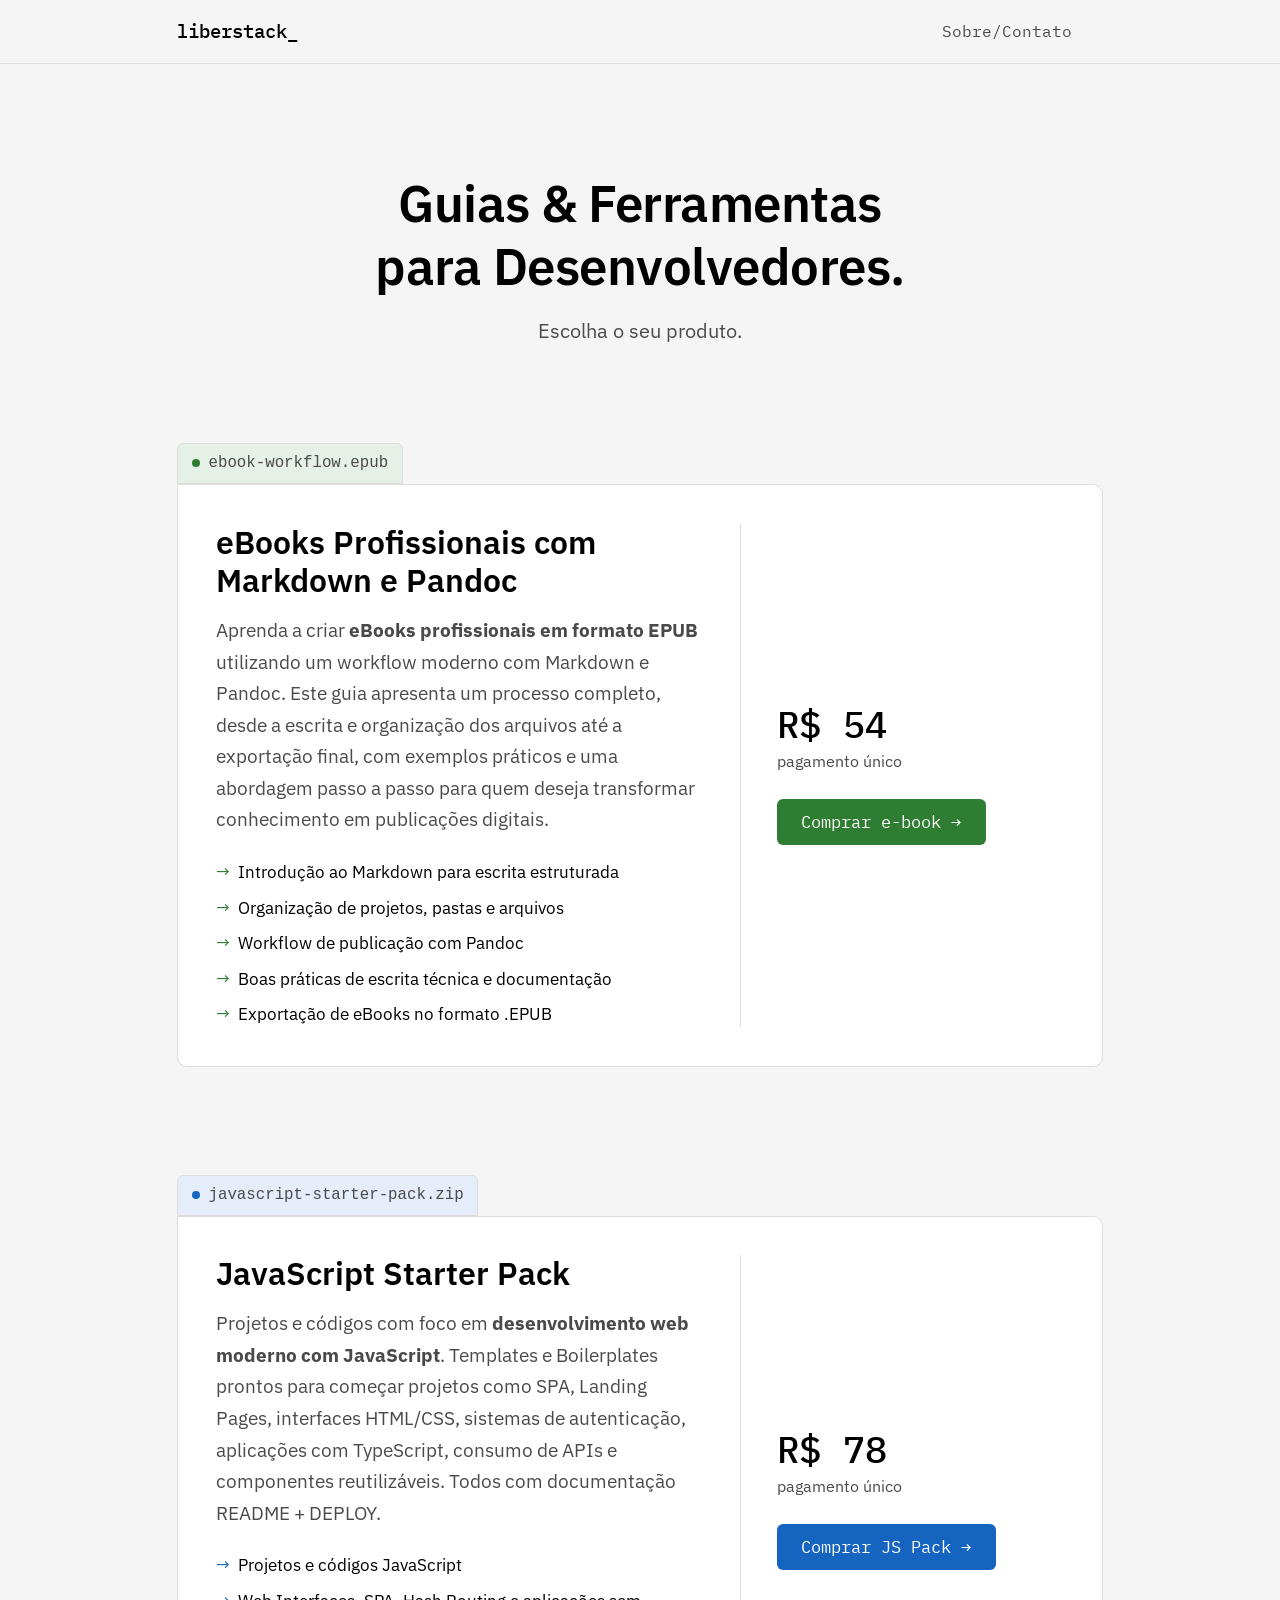
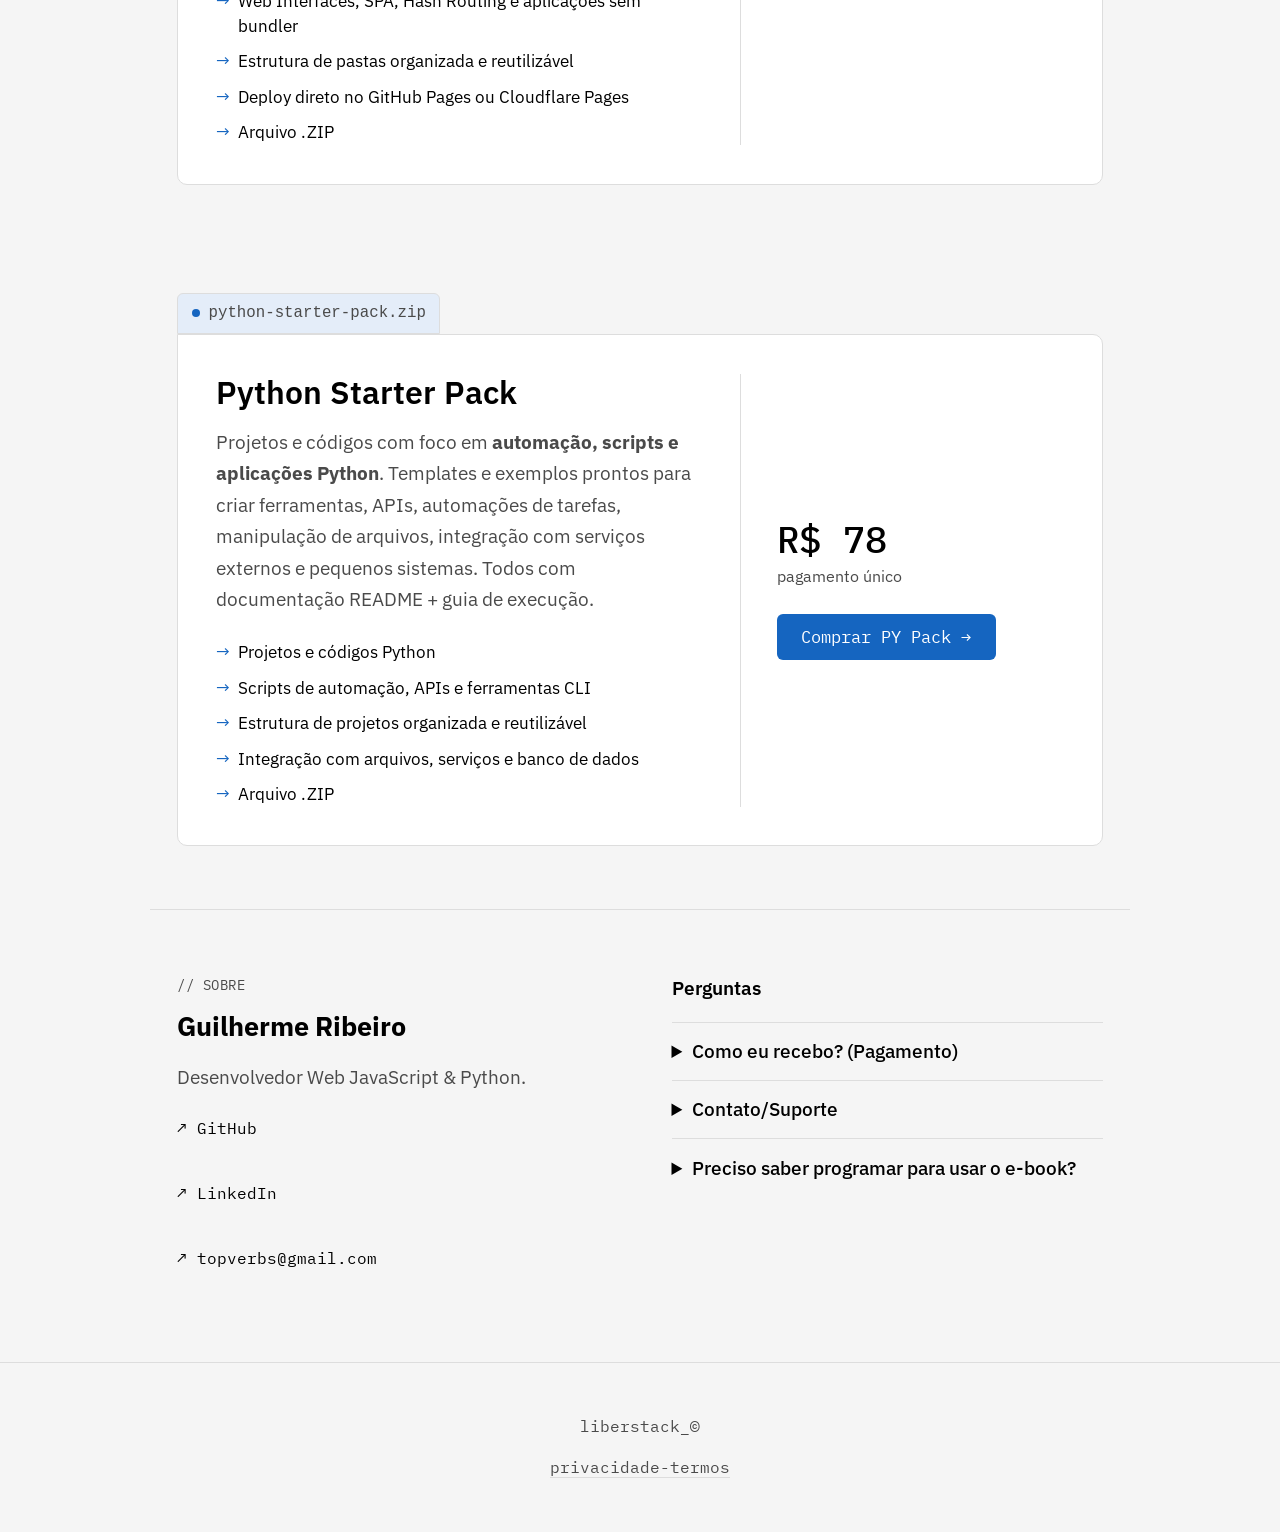
<file: index.html>
<!DOCTYPE html>
<html lang="pt-BR">

<head>
  <meta charset="UTF-8">
  <meta name="viewport" content="width=device-width, initial-scale=1.0">
  <title>Liberstack — Product Hub</title>
  <meta name="description"
    content="Ferramentas simples para quem escreve código sem framework. E-book Markdown Workflow e Boilerplate JavaScript Vanilla.">
  <link rel="icon" href="data:,">
  <link rel="preconnect" href="https://fonts.googleapis.com">
  <link rel="preconnect" href="https://fonts.gstatic.com" crossorigin>
  <link
    href="https://fonts.googleapis.com/css2?family=IBM+Plex+Sans:wght@400;500;600&family=IBM+Plex+Mono:wght@400;500&display=swap"
    rel="stylesheet">
  <link rel="stylesheet" href="style.css">
</head>

<body>

  <header class="topbar">
    <nav class="nav" aria-label="Navegação principal">
      <a href="#top" class="brand">liberstack<span class="cursor">_</span></a>
      <button class="nav-toggle" id="navToggle" aria-expanded="false" aria-controls="navLinks">
        <span></span><span></span><span></span>
      </button>
      <ul class="nav-links" id="navLinks">
        <li><a href="#markdown" data-nav></a></li>
        <li><a href="#boilerplate" data-nav></a></li>
        <li><a href="#sobre" data-nav>Sobre/Contato</a></li>
        <li><a href="https://github.com/liberstack" target="_blank" rel="noopener"></a></li>
      </ul>
    </nav>
  </header>

  <main id="top">

    <section class="hero">
      <p class="eyebrow"></p>
      <h1>Guias & Ferramentas<br>para Desenvolvedores.</h1>
      <p class="hero-sub">Escolha o seu produto.</p>
    </section>

    <!-- PRODUTO 01 — MARKDOWN -->
    <section class="product" id="markdown" style="--accent: var(--green); --accent-soft: var(--green-soft);">
      <div class="file-tab">
        <span class="dot"></span>
        <code>ebook-workflow.epub</code>
      </div>
      <div class="product-grid">
        <div class="product-copy">
          <h2>eBooks Profissionais com Markdown e Pandoc</h2>

          <p>Aprenda a criar <strong>eBooks profissionais em formato EPUB</strong> utilizando um workflow moderno
            com Markdown e Pandoc. Este guia apresenta um processo completo, desde a escrita e organização dos
            arquivos até a exportação final, com exemplos práticos e uma abordagem passo a passo para quem deseja
            transformar conhecimento em publicações digitais.</p>

          <ul class="features">
            <li>Introdução ao Markdown para escrita estruturada</li>
            <li>Organização de projetos, pastas e arquivos</li>
            <li>Workflow de publicação com Pandoc</li>
            <li>Boas práticas de escrita técnica e documentação</li>
            <li>Exportação de eBooks no formato .EPUB</li>
          </ul>
        </div>
        <div class="product-buy">
          <span class="price">R$ 54</span>
          <span class="price-note">pagamento único</span>
          <a href="https://t.me/liberstack" class="cta cta-green">Comprar e-book →</a>
        </div>
      </div>
    </section>

    <!-- DIVISÓRIA 
    <div class="divider" role="separator" aria-hidden="true">
      <span class="divider-line"></span>
      <button class="divider-cmd" id="cmdCopy" title="copiar comando">
        <code>liberstack</code>
      </button>
      <span class="divider-line"></span>
    </div> -->

    <!-- PRODUTO 02 — JAVASCRIPT -->
    <section class="product" id="boilerplate" style="--accent: var(--blue); --accent-soft: var(--blue-soft);">
      <div class="file-tab">
        <span class="dot"></span>
        <code>javascript-starter-pack.zip</code>
      </div>
      <div class="product-grid">
        <div class="product-copy">
          <h2>JavaScript Starter Pack</h2>
          <p>Projetos e códigos com foco em <strong>desenvolvimento web moderno com JavaScript</strong>. Templates e
            Boilerplates prontos para começar projetos como SPA, Landing Pages, interfaces HTML/CSS, sistemas de
            autenticação,
            aplicações com TypeScript, consumo de APIs e componentes reutilizáveis. Todos com documentação README +
            DEPLOY.</p>

          <ul class="features">
            <li>Projetos e códigos JavaScript</li>
            <li>Web Interfaces, SPA, Hash Routing e aplicações sem bundler</li>
            <li>Estrutura de pastas organizada e reutilizável</li>
            <li>Deploy direto no GitHub Pages ou Cloudflare Pages</li>
            <li>Arquivo .ZIP</li>
          </ul>
        </div>
        <div class="product-buy">
          <span class="price">R$ 78</span>
          <span class="price-note">pagamento único</span>
          <a href="https://t.me/liberstack" class="cta cta-blue">Comprar JS Pack →</a>
        </div>
      </div>
    </section>

    <!-- DIVISÓRIA 
    <div class="divider" role="separator" aria-hidden="true">
      <span class="divider-line"></span>
      <button class="divider-cmd" id="cmdCopy" title="copiar comando">
        <code>liberstack</code>
      </button>
      <span class="divider-line"></span>
    </div> -->

    <!-- PRODUTO 03 — PYTHON -->
    <section class="product" id="boilerplate" style="--accent: var(--blue); --accent-soft: var(--blue-soft);">
      <div class="file-tab">
        <span class="dot"></span>
        <code>python-starter-pack.zip</code>
      </div>
      <div class="product-grid">
        <div class="product-copy">
          <h2>Python Starter Pack</h2>
          <p>Projetos e códigos com foco em <strong>automação, scripts e aplicações Python</strong>. Templates e
            exemplos prontos para criar ferramentas, APIs, automações de tarefas, manipulação de arquivos, integração
            com serviços externos e pequenos sistemas. Todos com documentação README + guia de execução.</p>

          <ul class="features">
            <li>Projetos e códigos Python</li>
            <li>Scripts de automação, APIs e ferramentas CLI</li>
            <li>Estrutura de projetos organizada e reutilizável</li>
            <li>Integração com arquivos, serviços e banco de dados</li>
            <li>Arquivo .ZIP</li>
          </ul>
        </div>
        <div class="product-buy">
          <span class="price">R$ 78</span>
          <span class="price-note">pagamento único</span>
          <a href="https://t.me/liberstack" class="cta cta-blue">Comprar PY Pack →</a>
        </div>
      </div>
    </section>

    <section class="about" id="sobre">
      <div class="about-grid">
        <div>
          <p class="eyebrow">// sobre</p>
          <h2>Guilherme Ribeiro</h2>
          <p>Desenvolvedor Web JavaScript & Python.</p>
          <div class="links">
            <a href="https://github.com/liberstack" target="_blank" rel="noopener">↗ GitHub</a><br>
            <a href="https://linkedin.com/in/gribeirodev" target="_blank" rel="noopener">↗ LinkedIn</a><br>
            <a href="mailto:topverbs@gmail.com">↗ topverbs@gmail.com</a>
          </div>
        </div>
        <div class="faq">
          <h3>Perguntas</h3>
          <details>
            <summary>Como eu recebo? (Pagamento)</summary>
            <p>Pagamento via Pix ou Transferência. Envio direto do arquivo via e-mail ou link para download.</p>
          </details>
          <details>
            <summary>Contato/Suporte</summary>
            <p>Contato e Suporte direto via grupo do Telegram: @liberstack</p>
          </details>
          <details>
            <summary>Preciso saber programar para usar o e-book?</summary>
            <p>Não. O eBook Workflow é voltado para criadores de conteúdo, escritores, pessoas que escrevem documentação
              técnica, e também para leigos na programação.</p>
          </details>
        </div>
      </div>
    </section>

  </main>

  <footer class="footer">
    <p>liberstack<span class="cursor">_</span>&copy;</p>
    <p><a href="./privacidade-termos.html">privacidade-termos</a></p>
  </footer>

  <script src="script.js"></script>
</body>

</html>
</file>
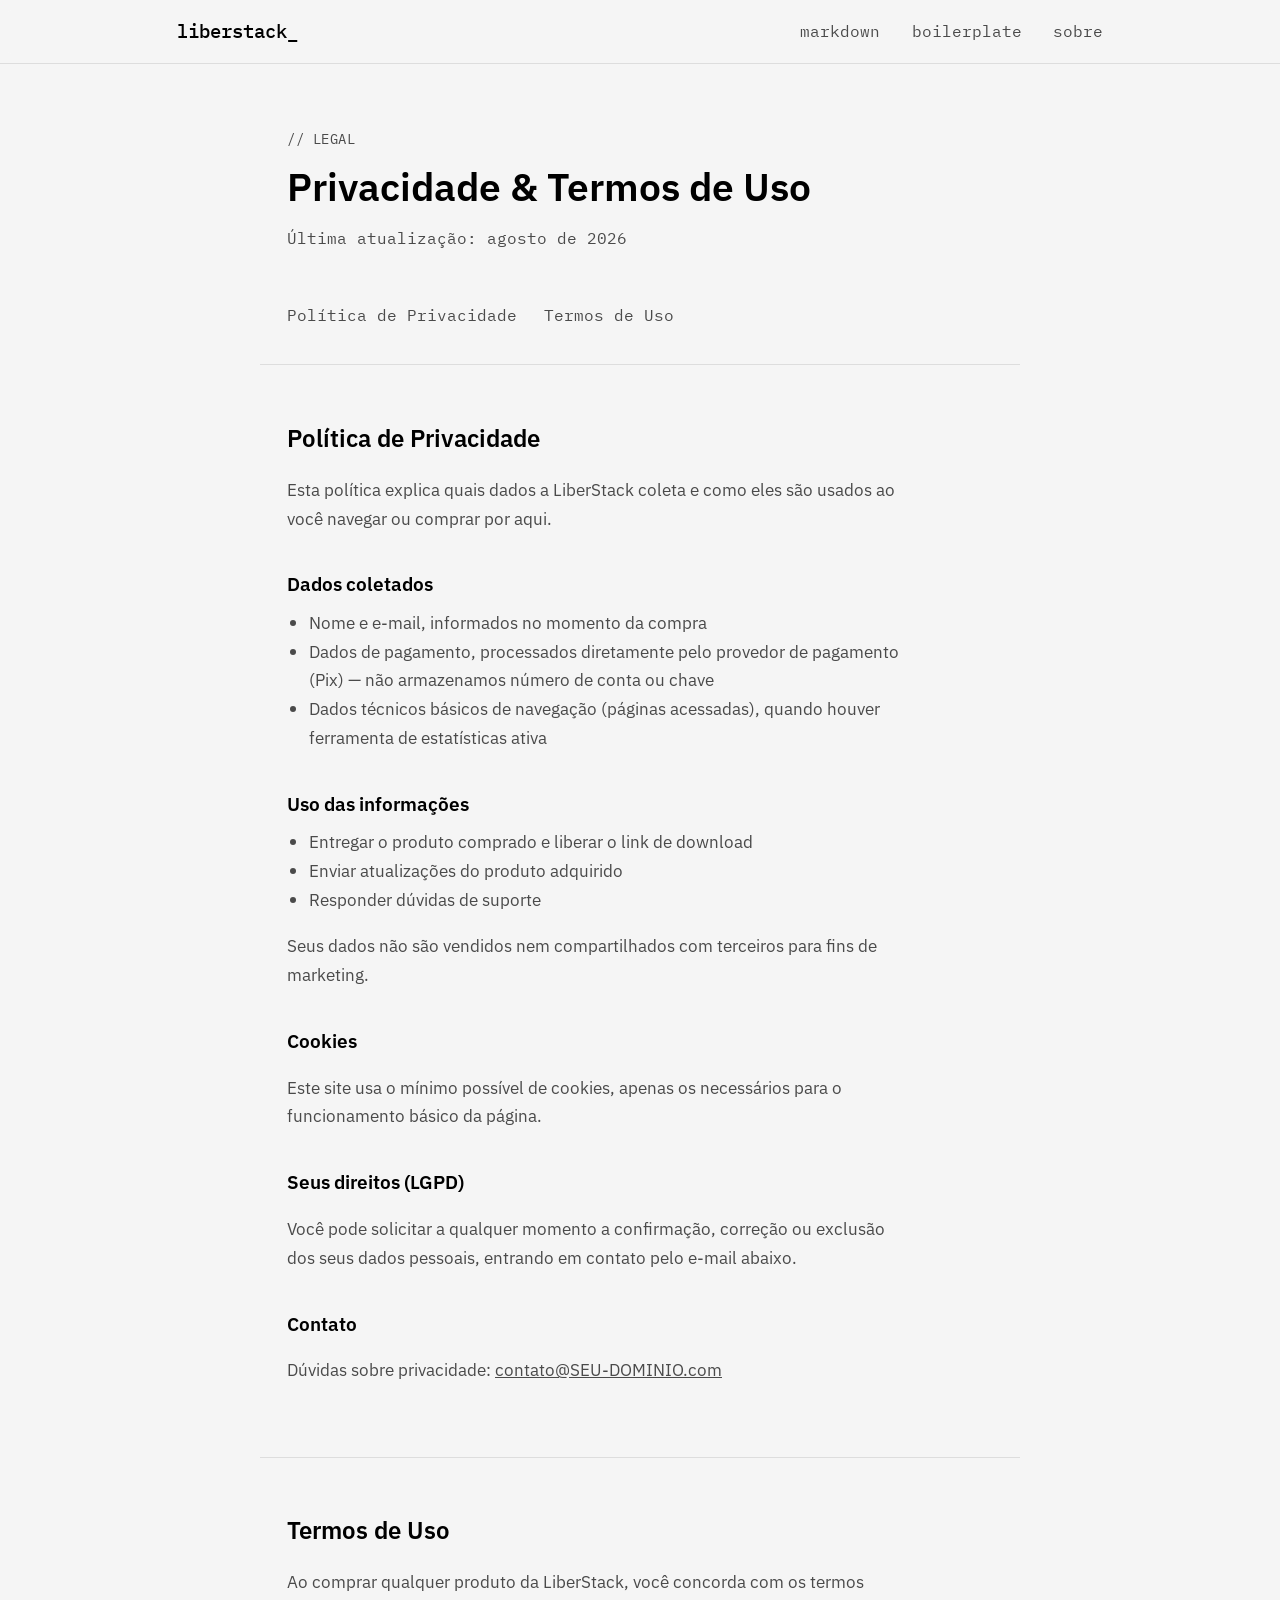
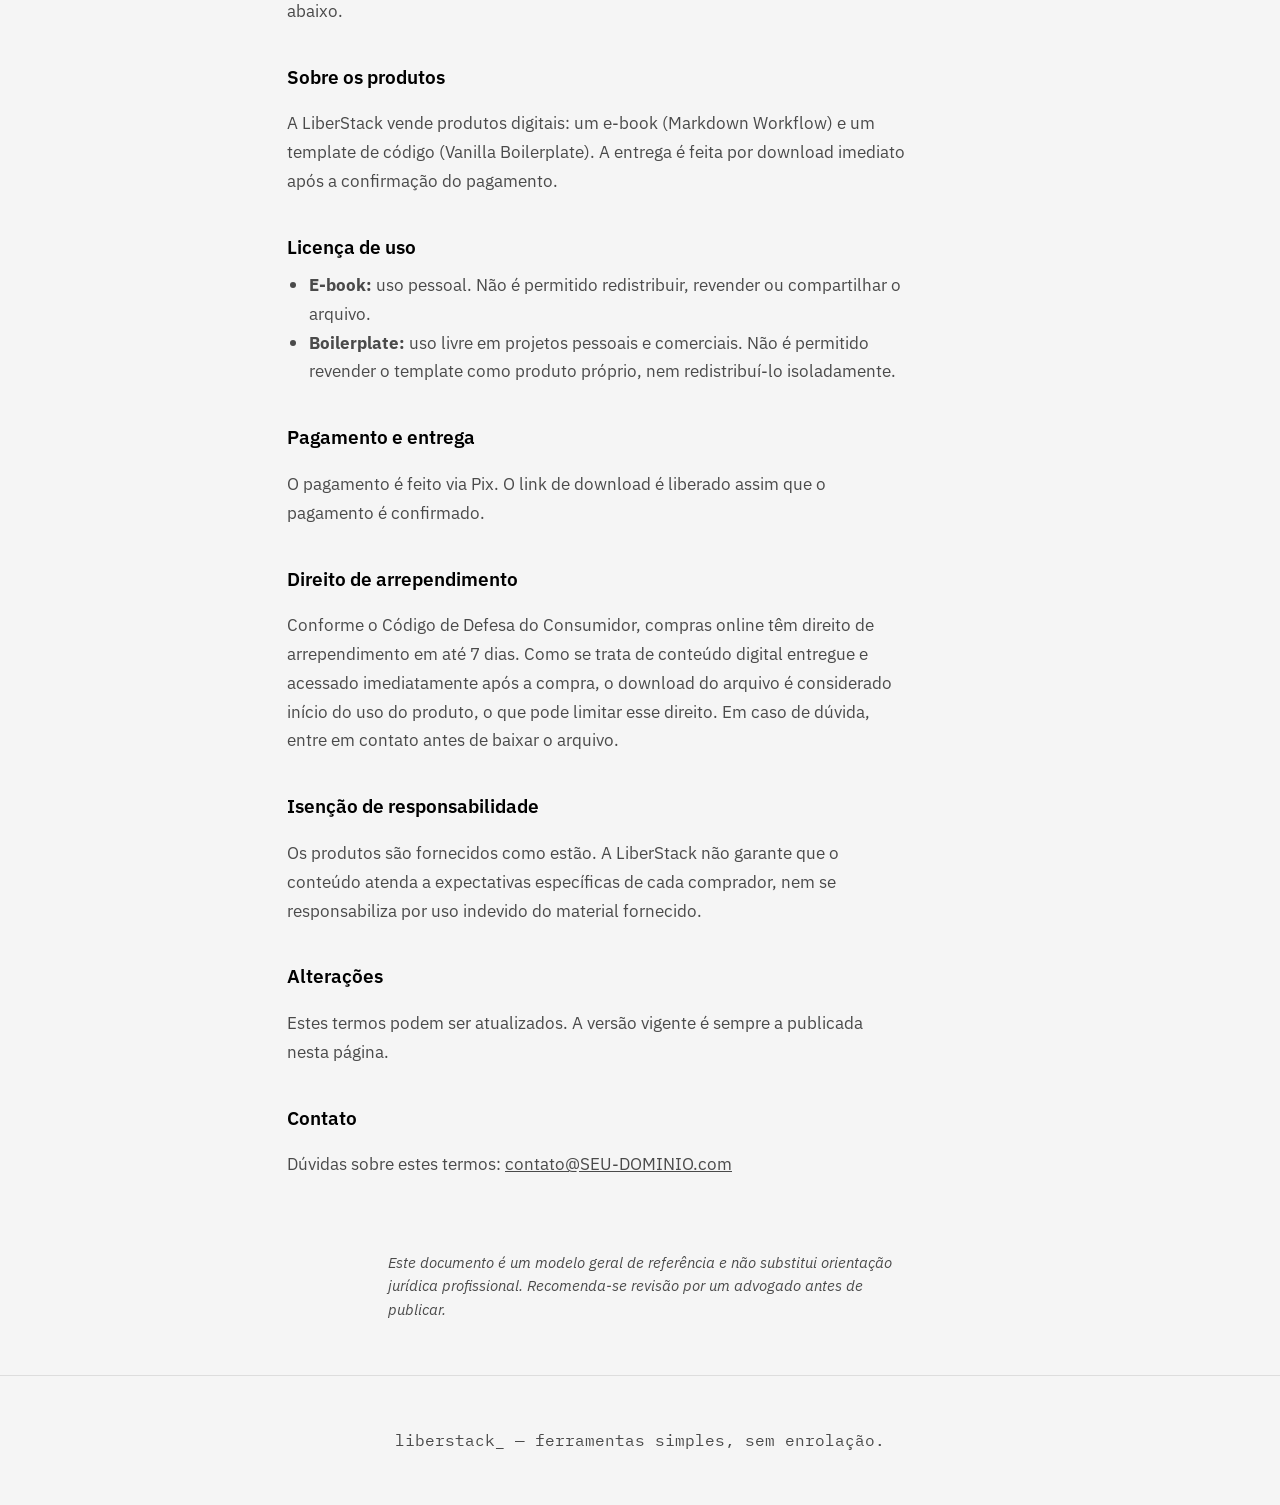
<file: privacidade-termos.html>
<!DOCTYPE html>
<html lang="pt-BR">

<head>
  <meta charset="UTF-8">
  <meta name="viewport" content="width=device-width, initial-scale=1.0">
  <title>LiberStack — Privacidade &amp; Termos de Uso</title>
  <meta name="description" content="Política de privacidade e termos de uso da LiberStack.">
  <meta name="robots" content="noindex, follow">
  <link rel="icon" href="data:,">
  <link rel="preconnect" href="https://fonts.googleapis.com">
  <link rel="preconnect" href="https://fonts.gstatic.com" crossorigin>
  <link
    href="https://fonts.googleapis.com/css2?family=IBM+Plex+Sans:wght@400;500;600&family=IBM+Plex+Mono:wght@400;500&display=swap"
    rel="stylesheet">
  <link rel="stylesheet" href="style.css">
</head>

<body>

  <header class="topbar">
    <nav class="nav" aria-label="Navegação principal">
      <a href="index.html" class="brand">liberstack<span class="cursor">_</span></a>
      <ul class="nav-links">
        <li><a href="index.html#markdown">markdown</a></li>
        <li><a href="index.html#boilerplate">boilerplate</a></li>
        <li><a href="index.html#sobre">sobre</a></li>
      </ul>
    </nav>
  </header>

  <main>

    <section class="legal-hero">
      <p class="eyebrow">// legal</p>
      <h1>Privacidade &amp; Termos de Uso</h1>
      <p class="legal-updated">Última atualização: agosto de 2026</p>
    </section>

    <nav class="toc" aria-label="Sumário">
      <a href="#privacidade">Política de Privacidade</a>
      <a href="#termos">Termos de Uso</a>
    </nav>

    <section class="legal" id="privacidade">
      <h2>Política de Privacidade</h2>
      <p>Esta política explica quais dados a LiberStack coleta e como eles são usados ao você navegar ou comprar por
        aqui.</p>

      <h3>Dados coletados</h3>
      <ul>
        <li>Nome e e-mail, informados no momento da compra</li>
        <li>Dados de pagamento, processados diretamente pelo provedor de pagamento (Pix) — não armazenamos número de
          conta ou chave</li>
        <li>Dados técnicos básicos de navegação (páginas acessadas), quando houver ferramenta de estatísticas ativa</li>
      </ul>

      <h3>Uso das informações</h3>
      <ul>
        <li>Entregar o produto comprado e liberar o link de download</li>
        <li>Enviar atualizações do produto adquirido</li>
        <li>Responder dúvidas de suporte</li>
      </ul>
      <p>Seus dados não são vendidos nem compartilhados com terceiros para fins de marketing.</p>

      <h3>Cookies</h3>
      <p>Este site usa o mínimo possível de cookies, apenas os necessários para o funcionamento básico da página.</p>

      <h3>Seus direitos (LGPD)</h3>
      <p>Você pode solicitar a qualquer momento a confirmação, correção ou exclusão dos seus dados pessoais, entrando em
        contato pelo e-mail abaixo.</p>

      <h3>Contato</h3>
      <p>Dúvidas sobre privacidade: <a href="mailto:contato@SEU-DOMINIO.com">contato@SEU-DOMINIO.com</a></p>
    </section>

    <section class="legal" id="termos">
      <h2>Termos de Uso</h2>
      <p>Ao comprar qualquer produto da LiberStack, você concorda com os termos abaixo.</p>

      <h3>Sobre os produtos</h3>
      <p>A LiberStack vende produtos digitais: um e-book (Markdown Workflow) e um template de código (Vanilla
        Boilerplate). A entrega é feita por download imediato após a confirmação do pagamento.</p>

      <h3>Licença de uso</h3>
      <ul>
        <li><strong>E-book:</strong> uso pessoal. Não é permitido redistribuir, revender ou compartilhar o arquivo.</li>
        <li><strong>Boilerplate:</strong> uso livre em projetos pessoais e comerciais. Não é permitido revender o
          template como produto próprio, nem redistribuí-lo isoladamente.</li>
      </ul>

      <h3>Pagamento e entrega</h3>
      <p>O pagamento é feito via Pix. O link de download é liberado assim que o pagamento é confirmado.</p>

      <h3>Direito de arrependimento</h3>
      <p>Conforme o Código de Defesa do Consumidor, compras online têm direito de arrependimento em até 7 dias. Como se
        trata de conteúdo digital entregue e acessado imediatamente após a compra, o download do arquivo é considerado
        início do uso do produto, o que pode limitar esse direito. Em caso de dúvida, entre em contato antes de baixar o
        arquivo.</p>

      <h3>Isenção de responsabilidade</h3>
      <p>Os produtos são fornecidos como estão. A LiberStack não garante que o conteúdo atenda a expectativas
        específicas de cada comprador, nem se responsabiliza por uso indevido do material fornecido.</p>

      <h3>Alterações</h3>
      <p>Estes termos podem ser atualizados. A versão vigente é sempre a publicada nesta página.</p>

      <h3>Contato</h3>
      <p>Dúvidas sobre estes termos: <a href="mailto:contato@SEU-DOMINIO.com">contato@SEU-DOMINIO.com</a></p>
    </section>

    <p class="legal-note">Este documento é um modelo geral de referência e não substitui orientação jurídica
      profissional. Recomenda-se revisão por um advogado antes de publicar.</p>

  </main>

  <footer class="footer">
    <p>liberstack<span class="cursor">_</span> — ferramentas simples, sem enrolação.</p>
  </footer>

</body>

</html>
</file>
<file: style.css>
:root {
  --bg: whitesmoke;
  --text: black;
  --text-soft: #4a4a4a;
  --border: #ddd;
  --green: #2e7d32;
  --green-soft: #e5f0e6;
  --blue: #1565c0;
  --blue-soft: #e4edf9;
  --mono: 'IBM Plex Mono', ui-monospace, 'SFMono-Regular', Menlo, Consolas, monospace;
  --sans: 'IBM Plex Sans', -apple-system, BlinkMacSystemFont, 'Segoe UI', sans-serif;

  /* layout */
  --container: 980px;
  --container-lg: 1120px;
  --gutter: clamp(1.25rem, 4vw, 1.5rem);
  --radius: 10px;

  /* type scale — fluid, clamps between mobile and large desktop */
  --fs-body: clamp(1rem, 0.965rem + 0.15vw, 1.0625rem);
  --fs-small: 0.875rem;
  --fs-eyebrow: 0.8rem;
  --fs-h1: clamp(1.85rem, 1.35rem + 2.2vw, 2.85rem);
  --fs-h2: clamp(1.4rem, 1.2rem + 0.9vw, 1.75rem);
  --fs-h2-about: clamp(1.25rem, 1.1rem + 0.6vw, 1.5rem);
  --fs-h3: clamp(0.98rem, 0.9rem + 0.3vw, 1.05rem);
  --fs-price: clamp(1.7rem, 1.5rem + 0.8vw, 2.15rem);

  --lh-body: 1.6;
  --lh-heading: 1.22;
  --measure: 62ch;
}

* {
  box-sizing: border-box;
}

html {
  scroll-behavior: smooth;
  /* keeps rem-based spacing/type proportionate on very large monitors
     without needing a media query for every sized value */
  font-size: clamp(100%, 0.94vw + 0.7rem, 112.5%);
}

@media (prefers-reduced-motion: reduce) {
  html {
    scroll-behavior: auto;
  }
}

body {
  margin: 0;
  background: var(--bg);
  color: var(--text);
  font-family: var(--sans);
  font-size: var(--fs-body);
  line-height: var(--lh-body);
  text-rendering: optimizeLegibility;
  -webkit-font-smoothing: antialiased;
  -moz-osx-font-smoothing: grayscale;
}

a {
  color: inherit;
}

::selection {
  background: var(--blue-soft);
  color: var(--text);
}

/* consistent, visible focus ring for keyboard users, on every interactive element */
a:focus-visible,
button:focus-visible,
summary:focus-visible {
  outline: 2px solid var(--blue);
  outline-offset: 3px;
  border-radius: 2px;
}

.eyebrow {
  font-family: var(--mono);
  font-size: var(--fs-eyebrow);
  color: var(--text-soft);
  letter-spacing: 0.04em;
  text-transform: uppercase;
  margin: 0 0 0.75rem;
}

.cursor {
  display: inline-block;
  animation: blink 1.1s step-end infinite;
}

@keyframes blink {
  50% {
    opacity: 0;
  }
}

@media (prefers-reduced-motion: reduce) {
  .cursor {
    animation: none;
  }
}

/* ---- topbar ---- */
.topbar {
  position: sticky;
  top: 0;
  z-index: 10;
  background: rgba(245, 245, 245, 0.9);
  backdrop-filter: blur(6px);
  border-bottom: 1px solid var(--border);
}

.nav {
  max-width: var(--container);
  margin: 0 auto;
  padding: 0.9rem var(--gutter);
  display: flex;
  align-items: center;
  justify-content: space-between;
  gap: 1rem;
}

.brand {
  font-family: var(--mono);
  font-weight: 500;
  font-size: 1.05rem;
  text-decoration: none;
  color: var(--text);
  flex-shrink: 0;
}

.nav-links {
  list-style: none;
  display: flex;
  align-items: center;
  gap: 1.75rem;
  margin: 0;
  padding: 0;
  font-family: var(--mono);
  font-size: 0.9rem;
}

.nav-links a {
  position: relative;
  text-decoration: none;
  color: var(--text-soft);
  padding-bottom: 2px;
  transition: color 0.15s ease;
}

.nav-links a::after {
  content: "";
  position: absolute;
  left: 0;
  right: 100%;
  bottom: -2px;
  height: 1px;
  background: var(--text);
  transition: right 0.18s ease;
}

.nav-links a:hover,
.nav-links a:focus-visible {
  color: var(--text);
}

.nav-links a:hover::after,
.nav-links a:focus-visible::after,
.nav-links a.active::after {
  right: 0;
}

.nav-links a.active {
  color: var(--text);
}

.nav-toggle {
  display: none;
  flex-direction: column;
  gap: 4px;
  background: none;
  border: none;
  cursor: pointer;
  padding: 6px;
}

.nav-toggle span {
  width: 20px;
  height: 2px;
  background: var(--text);
}

/* ---- hero ---- */
.hero {
  max-width: 42rem;
  margin: 0 auto;
  padding: clamp(3.5rem, 6vw + 1rem, 6rem) var(--gutter) clamp(2.5rem, 4vw, 3.75rem);
  text-align: center;
}

.hero h1 {
  font-size: var(--fs-h1);
  line-height: var(--lh-heading);
  letter-spacing: -0.01em;
  margin: 0 0 1rem;
  font-weight: 600;
}

.hero-sub {
  color: var(--text-soft);
  font-size: clamp(1rem, 0.95rem + 0.2vw, 1.15rem);
  margin: 0;
}

/* ---- product sections ---- */
.product {
  max-width: var(--container);
  margin: 0 auto;
  padding: 2.5rem var(--gutter) 3.5rem;
}

.file-tab {
  display: inline-flex;
  align-items: center;
  gap: 0.5rem;
  font-family: var(--mono);
  font-size: var(--fs-small);
  color: var(--text-soft);
  background: var(--accent-soft);
  border: 1px solid var(--border);
  border-radius: 6px 6px 0 0;
  padding: 0.4rem 0.75rem;
}

.file-tab .dot {
  width: 8px;
  height: 8px;
  border-radius: 50%;
  background: var(--accent);
  display: inline-block;
  flex-shrink: 0;
}

.product-grid {
  border: 1px solid var(--border);
  border-radius: 0 var(--radius) var(--radius) var(--radius);
  background: white;
  display: grid;
  grid-template-columns: 1.5fr 1fr;
  gap: clamp(1.5rem, 3vw, 2.5rem);
  padding: clamp(1.75rem, 3vw, 2.75rem);
}

.product-copy h2 {
  margin: 0 0 0.75rem;
  font-size: var(--fs-h2);
  line-height: var(--lh-heading);
  font-weight: 600;
}

.product-copy p {
  color: var(--text-soft);
  max-width: var(--measure);
  margin: 0 0 1.4rem;
  line-height: 1.65;
}

.features {
  margin: 0;
  padding: 0;
  list-style: none;
  display: flex;
  flex-direction: column;
  gap: 0.6rem;
  font-size: 0.95rem;
  line-height: 1.45;
}

.features li {
  padding-left: 1.2rem;
  position: relative;
}

.features li::before {
  content: "→";
  position: absolute;
  left: 0;
  color: var(--accent);
}

.product-buy {
  display: flex;
  flex-direction: column;
  align-items: flex-start;
  justify-content: center;
  border-left: 1px solid var(--border);
  padding-left: 2rem;
  gap: 0.35rem;
}

.price {
  font-family: var(--mono);
  font-size: var(--fs-price);
  font-weight: 500;
  font-variant-numeric: tabular-nums;
  line-height: 1;
}

.price-note {
  color: var(--text-soft);
  font-size: var(--fs-small);
  margin-bottom: 1rem;
}

.cta {
  display: inline-block;
  font-family: var(--mono);
  text-decoration: none;
  color: white;
  padding: 0.8rem 1.35rem;
  border-radius: 6px;
  font-size: 0.95rem;
  line-height: 1;
  white-space: nowrap;
  transition: opacity 0.15s ease, transform 0.15s ease;
}

.cta:hover,
.cta:focus-visible {
  opacity: 0.88;
  transform: translateY(-1px);
}

.cta:active {
  transform: translateY(0);
}

.cta-green {
  background: var(--green);
}

.cta-blue {
  background: var(--blue);
}

/* ---- divider ---- */
.divider {
  max-width: var(--container);
  margin: 0 auto;
  padding: 0 var(--gutter);
  display: flex;
  align-items: center;
  gap: 1rem;
}

.divider-line {
  flex: 1;
  height: 1px;
  background: var(--border);
}

.divider-cmd {
  font-family: var(--mono);
  font-size: var(--fs-small);
  color: var(--text-soft);
  background: none;
  border: 1px dashed var(--border);
  border-radius: 20px;
  padding: 0.4rem 1rem;
  cursor: pointer;
  white-space: nowrap;
  transition: color 0.15s ease, border-color 0.15s ease;
}

.divider-cmd:hover,
.divider-cmd:focus-visible {
  color: var(--text);
  border-color: var(--text-soft);
}

/* ---- about / faq ---- */
.about {
  max-width: var(--container);
  margin: 0 auto;
  padding: 3.5rem var(--gutter) 5rem;
  border-top: 1px solid var(--border);
}

.about-grid {
  display: grid;
  grid-template-columns: 1fr 1fr;
  gap: clamp(2rem, 5vw, 3.5rem);
}

.about h2 {
  margin: 0 0 0.75rem;
  font-size: var(--fs-h2-about);
  line-height: var(--lh-heading);
}

.about p {
  color: var(--text-soft);
  max-width: var(--measure);
}

.links {
  display: flex;
  flex-direction: column;
  gap: 0.2rem;
  margin-top: 1.25rem;
}

.links a {
  font-family: var(--mono);
  text-decoration: none;
  font-size: 0.9rem;
  width: fit-content;
  border-bottom: 1px solid transparent;
  transition: border-color 0.15s ease;
}

.links a:hover,
.links a:focus-visible {
  border-color: var(--text-soft);
}

.faq h3 {
  margin: 0 0 1rem;
  font-size: var(--fs-h3);
  font-weight: 600;
}

.faq details {
  border-top: 1px solid var(--border);
  padding: 0.85rem 0;
}

.faq summary {
  cursor: pointer;
  font-weight: 500;
  line-height: 1.4;
}

.faq p {
  margin: 0.6rem 0 0;
  font-size: 0.92rem;
  line-height: 1.55;
}

/* ---- footer ---- */
.footer {
  text-align: center;
  padding: 2rem var(--gutter);
  font-family: var(--mono);
  font-size: var(--fs-small);
  color: var(--text-soft);
  border-top: 1px solid var(--border);
}

.footer a {
  text-decoration: none;
  border-bottom: 1px solid var(--border);
  transition: border-color 0.15s ease, color 0.15s ease;
}

.footer a:hover,
.footer a:focus-visible {
  color: var(--text);
  border-color: var(--text-soft);
}

/* ==========================================================
   RESPONSIVE
   Breakpoints: >1440 large desktop, 981–1440 desktop (base),
   721–980 tablet/small laptop, ≤720 mobile, ≤420 small phone
   ========================================================== */

/* ---- large desktop: give the container a little more room
   and lean into the extra whitespace instead of stretching
   line length indefinitely ---- */
@media (min-width: 1440px) {

  .nav,
  .product,
  .divider,
  .about {
    max-width: var(--container-lg);
  }

  .hero {
    max-width: 48rem;
  }
}

/* ---- tablet / small laptop: ease the two-column grids down
   before the hard stack, so nothing feels cramped mid-way ---- */
@media (max-width: 980px) {
  .product-grid {
    grid-template-columns: 1.15fr 1fr;
  }

  .about-grid {
    gap: 2rem;
  }
}

@media (max-width: 860px) {
  .nav-links {
    gap: 1.25rem;
  }
}

/* ---- mobile: stack layouts, restore the hamburger nav ---- */
@media (max-width: 720px) {
  .nav-toggle {
    display: flex;
  }

  .nav-links {
    position: absolute;
    top: 100%;
    left: 0;
    right: 0;
    background: var(--bg);
    border-bottom: 1px solid var(--border);
    flex-direction: column;
    align-items: stretch;
    gap: 0;
    padding: 0;
    max-height: 0;
    overflow: hidden;
    transition: max-height 0.2s ease;
  }

  .nav-links.open {
    max-height: 260px;
  }

  .nav-links li {
    padding: 0.9rem var(--gutter);
    border-top: 1px solid var(--border);
  }

  .nav-links a::after {
    display: none;
  }

  .product-grid {
    grid-template-columns: 1fr;
    padding: 1.5rem;
  }

  .product-buy {
    border-left: none;
    border-top: 1px solid var(--border);
    padding-left: 0;
    padding-top: 1.5rem;
  }

  .about-grid {
    grid-template-columns: 1fr;
    gap: 2.25rem;
  }

  .divider {
    flex-wrap: wrap;
    justify-content: center;
  }
}

/* ---- small phones: tighten spacing and scale price/CTA down
   a touch so they don't dominate a narrow viewport ---- */
@media (max-width: 420px) {
  .hero {
    padding-top: 3rem;
    padding-bottom: 2rem;
  }

  .product {
    padding-top: 1.75rem;
    padding-bottom: 2.5rem;
  }

  .product-grid {
    padding: 1.25rem;
  }

  .price {
    font-size: 1.5rem;
  }

  .cta {
    width: 100%;
    text-align: center;
    padding: 0.85rem 1.25rem;
  }

  .about {
    padding-top: 2.75rem;
    padding-bottom: 3rem;
  }
}

/* ---- legal page ---- */
.legal-hero {
  max-width: 760px;
  margin: 0 auto;
  padding: 3.5rem var(--gutter) 1rem;
}

.legal-hero h1 {
  font-size: clamp(1.55rem, 1.3rem + 1.2vw, 2.15rem);
  line-height: var(--lh-heading);
  margin: 0 0 0.5rem;
  font-weight: 600;
}

.legal-updated {
  font-family: var(--mono);
  font-size: var(--fs-small);
  color: var(--text-soft);
}

.toc {
  max-width: 760px;
  margin: 0 auto;
  padding: 1rem var(--gutter) 2rem;
  display: flex;
  flex-wrap: wrap;
  gap: 1.5rem;
  font-family: var(--mono);
  font-size: var(--fs-small);
  border-bottom: 1px solid var(--border);
}

.toc a {
  text-decoration: none;
  color: var(--text-soft);
  transition: color 0.15s ease;
}

.toc a:hover,
.toc a:focus-visible {
  color: var(--text);
}

.legal {
  max-width: 760px;
  margin: 0 auto;
  padding: 3rem var(--gutter);
}

.legal h2 {
  font-size: 1.35rem;
  line-height: var(--lh-heading);
  font-weight: 600;
  margin: 0 0 1.25rem;
  padding-top: 0.25rem;
}

.legal h3 {
  font-size: var(--fs-h3);
  font-weight: 600;
  margin: 2rem 0 0.5rem;
}

.legal p,
.legal li {
  color: var(--text-soft);
  font-size: 0.97rem;
  line-height: 1.65;
  max-width: var(--measure);
}

.legal ul {
  margin: 0.5rem 0 1rem;
  padding-left: 1.2rem;
}

.legal+.legal {
  border-top: 1px solid var(--border);
}

.legal-note {
  max-width: var(--measure);
  margin: 0 auto;
  padding: 0 var(--gutter) 3rem;
  font-size: 0.82rem;
  color: var(--text-soft);
  font-style: italic;
}
</file>
